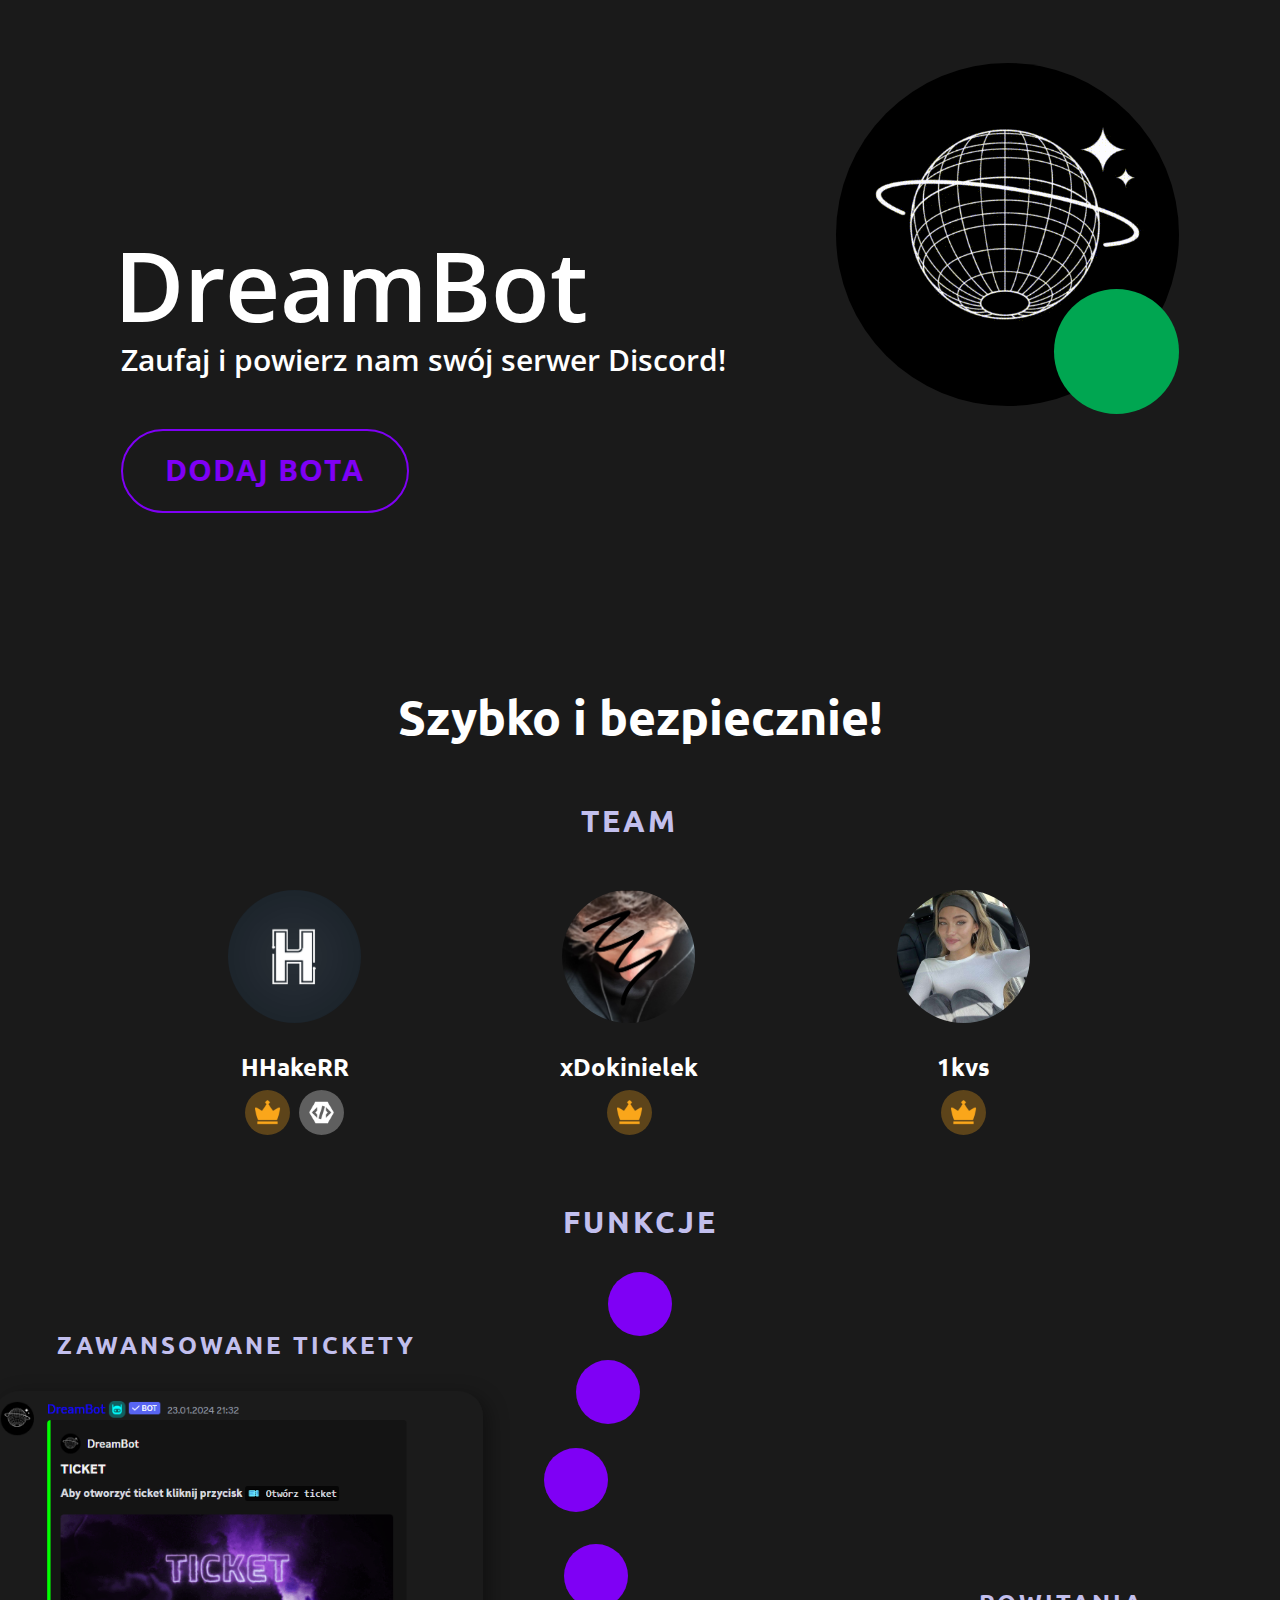
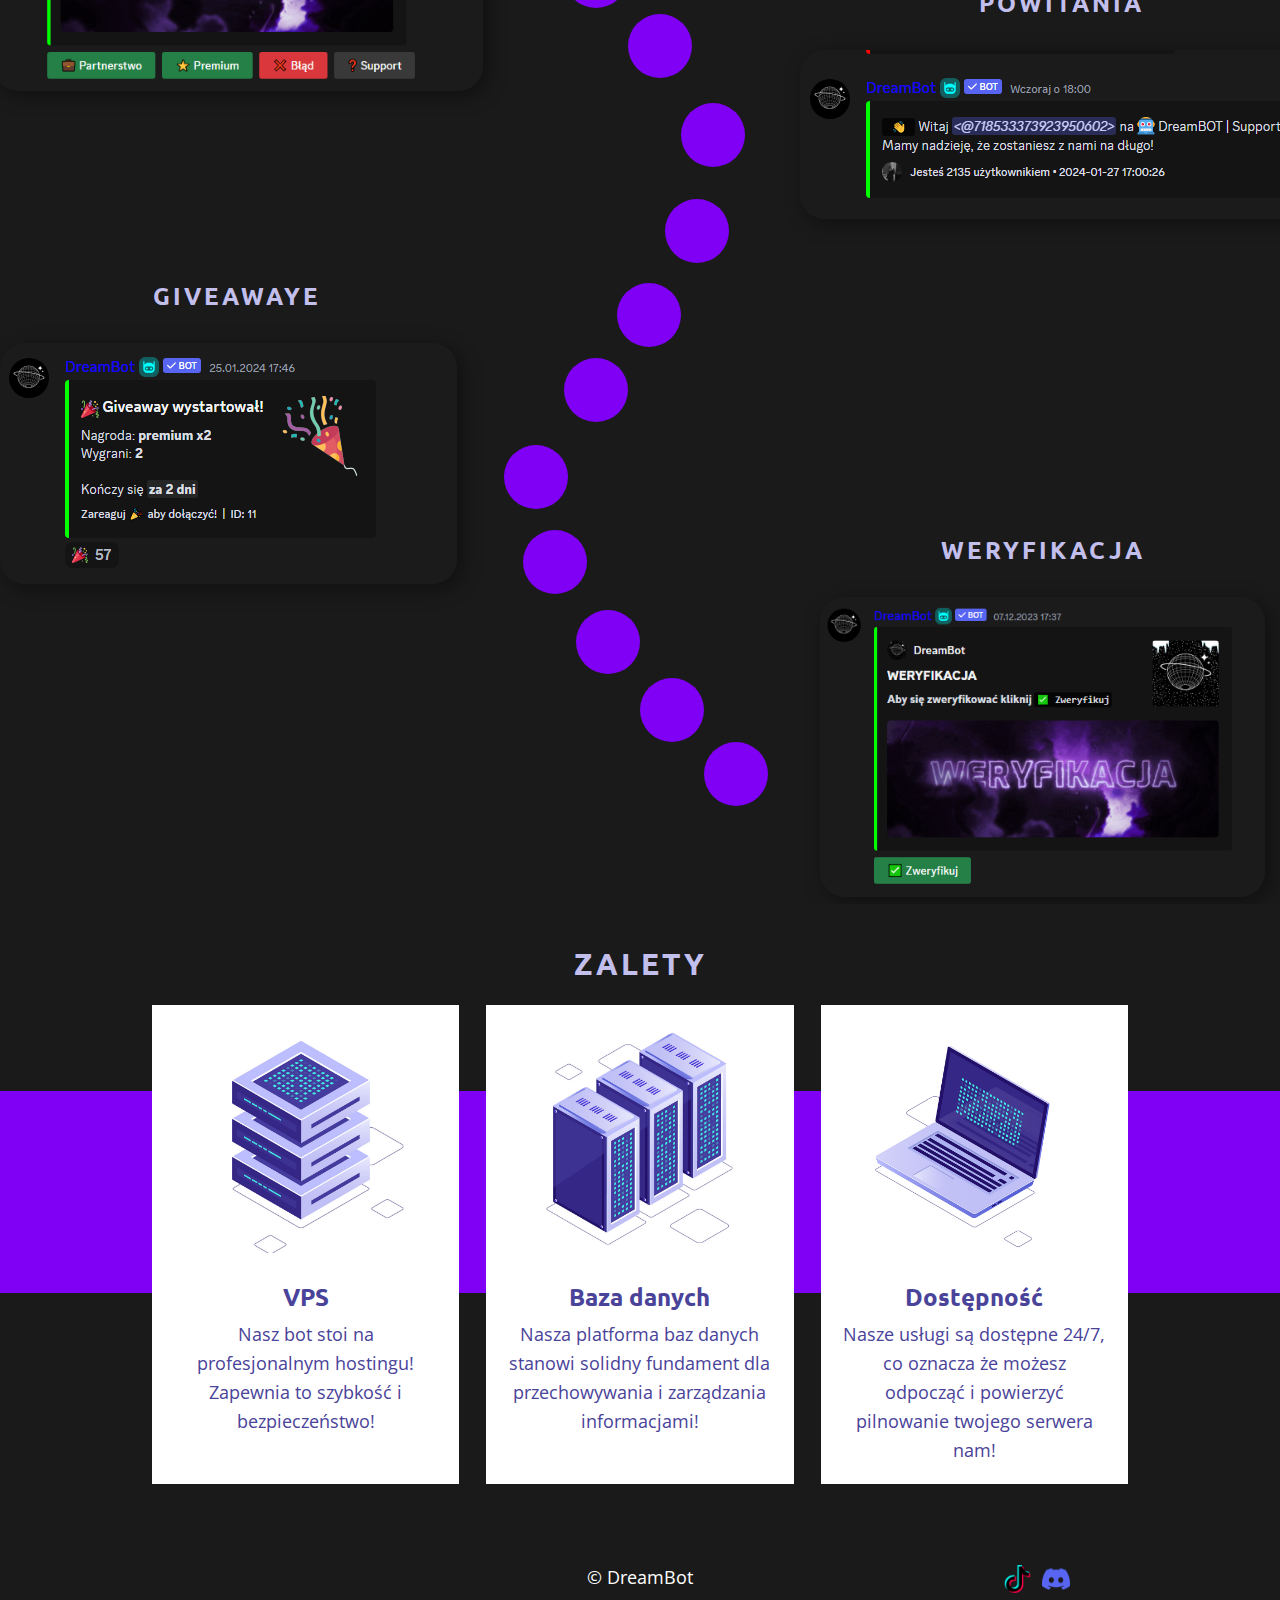
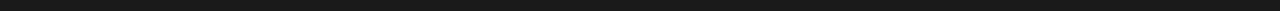
<file: WWW/index.html>
<!DOCTYPE html>
<html style="font-size: 16px;" lang="pl"><head>
    <meta name="viewport" content="width=device-width, initial-scale=1.0">
    <meta charset="utf-8">
    
    <meta name="title" content="DreamBot - twój bot Discord">
    <meta name="description" content="Zaufaj i powierz nam swój serwer Discord! Posiadamy takie funkcje jak: tickety, weryfikacja, powitania, giveaway'e i wiele więcej!">
    <meta name="keywords" content="discord, bot, dream, dreambot, bot discord, discord bot, hhaker, hhakerr">
    <meta name="robots" content="index, follow">
    <meta http-equiv="Content-Type" content="text/html; charset=utf-8">
    <meta name="language" content="English">

    <meta property="og:title" content="DreamBot - Twój bot Discord">
    <meta property="og:description" content="Zaufaj i powierz nam swój serwer Discord! Posiadamy takie funkcje jak: tickety, weryfikacja, powitania, giveaway'e i wiele więcej!">
    <meta property="og:image" content="images/a_6281428024383dea76f4f1b40ea4a2a4.png">
    <meta property="og:url" content="https://www.dreambot.pl">

    <title>Strona główna</title>
    <link rel="stylesheet" href="nicepage.css" media="screen">
<link rel="stylesheet" href="Strona-główna.css" media="screen">
    <meta name="generator" content="Nicepage 6.3.1, nicepage.com">
    <link rel="icon" href="images/favicon.ico">
    <link id="u-theme-google-font" rel="stylesheet" href="https://fonts.googleapis.com/css?family=Ubuntu:300,300i,400,400i,500,500i,700,700i|Open+Sans:300,300i,400,400i,500,500i,600,600i,700,700i,800,800i">
    
    
    
    
    
    
    <script type="application/ld+json">{
		"@context": "http://schema.org",
		"@type": "Organization",
		"name": "DreamBot",
		"sameAs": [
				"https://www.tiktok.com/@dreambot_",
				"https://discord.gg/DreamBot"
		]
}</script>
    <meta name="theme-color" content="#494399">
    <meta property="og:title" content="Strona główna">
    <meta property="og:description" content="">
    <meta property="og:type" content="website">
  <meta name="title" content="DreamBot - twój bot Discord">
<meta name="description" content="Zaufaj i powierz nam swój serwer Discord! Posiadamy takie funkcje jak: tickety, weryfikacja, powitania, giveaway'e i wiele więcej!">
<meta name="keywords" content="discord, bot, dream, dreambot, bot discord, discord bot, hhaker, hhakerr">
<meta name="robots" content="index, follow">
<meta http-equiv="Content-Type" content="text/html; charset=utf-8">
<meta name="language" content="Polish">
<meta data-intl-tel-input-cdn-path="intlTelInput/"></head>
  <body data-home-page="Strona-główna.html" data-home-page-title="Strona główna" data-path-to-root="./" data-include-products="false" class="u-body u-xl-mode" data-lang="pl"> 
    <section class="u-align-center u-clearfix u-grey-90 u-section-1" id="sec-f60b">
      <div class="u-clearfix u-sheet u-valign-middle-md u-sheet-1">
        <div class="u-image u-image-circle u-preserve-proportions u-image-1" alt="" data-image-width="500" data-image-height="500"></div>
        <div class="u-custom-color-2 u-shape u-shape-circle u-shape-1"></div>
        <p class="u-text u-text-1">DreamBot </p>
        <p class="u-align-center-sm u-align-center-xs u-align-left-lg u-align-left-md u-align-left-xl u-text u-text-white u-text-2">Zaufaj i powierz nam swój serwer Discord!</p>
        <a href="https://discord.com/api/oauth2/authorize?client_id=1146885724721905744&amp;permissions=30781964549367&amp;scope=applications.commands%20bot" class="u-border-2 u-border-custom-color-1 u-border-hover-custom-color-1 u-btn u-btn-round u-button-style u-hover-custom-color-1 u-none u-radius u-btn-1">dodaj bota </a>
      </div>
    </section>
    <section class="u-align-center u-clearfix u-grey-90 u-section-2" id="carousel_e21f">
      <div class="u-clearfix u-sheet u-sheet-1">
        <h1 class="u-hidden-md u-text u-text-1">Szybko i bezpiecznie!</h1>
        <h4 class="u-hidden-md u-text u-text-palette-1-light-2 u-text-2">team<br>
        </h4>
        <div class="u-list u-list-1">
          <div class="u-hidden-md u-repeater u-repeater-1">
            <div class="u-align-center u-container-style u-grey-90 u-list-item u-repeater-item u-shape-rectangle u-list-item-1">
              <div class="u-container-layout u-similar-container u-container-layout-1">
                <div class="u-image u-image-circle u-image-1" alt="" data-image-width="697" data-image-height="274"></div>
                <h4 class="u-text u-text-3">HHakeRR</h4>
              </div>
            </div>
            <div class="u-align-center u-container-style u-grey-90 u-list-item u-repeater-item u-shape-rectangle u-video-cover u-list-item-2">
              <div class="u-container-layout u-similar-container u-container-layout-2">
                <div class="u-image u-image-circle u-image-2" alt="" data-image-width="1080" data-image-height="1087"></div>
                <h4 class="u-text u-text-4">xDokinielek<br>
                </h4>
              </div>
            </div>
            <div class="u-align-center u-container-style u-grey-90 u-list-item u-repeater-item u-shape-rectangle u-video-cover u-list-item-3">
              <div class="u-container-layout u-similar-container u-container-layout-3">
                <div class="u-image u-image-circle u-image-3" alt="" data-image-width="681" data-image-height="1200"></div>
                <h4 class="u-text u-text-5">1kvs</h4>
              </div>
            </div>
          </div>
        </div>
        <img class="u-hidden-md u-image u-image-circle u-preserve-proportions u-image-4" src="images/8391-owner-badge.png" alt="" data-image-width="128" data-image-height="128">
        <div class="u-hidden-md u-image u-image-circle u-preserve-proportions u-image-5" alt="" data-image-width="128" data-image-height="128"></div>
        <img class="u-hidden-md u-image u-image-circle u-preserve-proportions u-image-6" src="images/8391-owner-badge.png" alt="" data-image-width="128" data-image-height="128">
        <img class="u-hidden-md u-image u-image-circle u-preserve-proportions u-image-7" src="images/7721-bot-badge.png" alt="" data-image-width="128" data-image-height="128">
      </div>
    </section>
    <section class="u-clearfix u-grey-90 u-section-3" id="sec-59e4">
      <div class="u-clearfix u-sheet u-sheet-1">
        <h4 class="u-align-center u-text u-text-palette-1-light-2 u-text-1">Funkcje</h4>
        <div class="u-custom-color-1 u-hidden-lg u-hidden-md u-hidden-sm u-hidden-xs u-preserve-proportions u-shape u-shape-circle u-shape-1"></div>
        <h4 class="u-align-center u-text u-text-palette-1-light-2 u-text-2">Zawansowane tickety</h4>
        <div class="u-custom-color-1 u-hidden-lg u-hidden-md u-hidden-sm u-hidden-xs u-preserve-proportions u-shape u-shape-circle u-shape-2"></div>
        <img class="u-expanded-width-xs u-image u-image-round u-radius u-image-1" src="images/image.png" alt="" data-image-width="588" data-image-height="361">
        <div class="u-custom-color-1 u-hidden-lg u-hidden-md u-hidden-sm u-hidden-xs u-preserve-proportions u-shape u-shape-circle u-shape-3"></div>
        <div class="u-custom-color-1 u-hidden-lg u-hidden-md u-hidden-sm u-hidden-xs u-preserve-proportions u-shape u-shape-circle u-shape-4"></div>
        <h4 class="u-align-center u-hidden-md u-hidden-sm u-hidden-xs u-text u-text-palette-1-light-2 u-text-3">Powitania </h4>
        <div class="u-custom-color-1 u-hidden-lg u-hidden-md u-hidden-sm u-hidden-xs u-preserve-proportions u-shape u-shape-circle u-shape-5"></div>
        <img class="u-hidden-md u-hidden-sm u-hidden-xs u-image u-image-round u-radius u-image-2" src="images/image1.png" alt="" data-image-width="524" data-image-height="169">
        <div class="u-custom-color-1 u-hidden-lg u-hidden-md u-hidden-sm u-hidden-xs u-preserve-proportions u-shape u-shape-circle u-shape-6"></div>
        <div class="u-custom-color-1 u-hidden-lg u-hidden-md u-hidden-sm u-hidden-xs u-preserve-proportions u-shape u-shape-circle u-shape-7"></div>
        <h4 class="u-align-center u-text u-text-palette-1-light-2 u-text-4">Giveawaye</h4>
        <div class="u-custom-color-1 u-hidden-lg u-hidden-md u-hidden-sm u-hidden-xs u-preserve-proportions u-shape u-shape-circle u-shape-8"></div>
        <img class="u-expanded-width-xs u-image u-image-round u-radius u-image-3" src="images/image2.png" alt="" data-image-width="457" data-image-height="241">
        <div class="u-custom-color-1 u-hidden-lg u-hidden-md u-hidden-sm u-hidden-xs u-preserve-proportions u-shape u-shape-circle u-shape-9"></div>
        <div class="u-custom-color-1 u-hidden-lg u-hidden-md u-hidden-sm u-hidden-xs u-preserve-proportions u-shape u-shape-circle u-shape-10"></div>
        <div class="u-custom-color-1 u-hidden-lg u-hidden-md u-hidden-sm u-hidden-xs u-preserve-proportions u-shape u-shape-circle u-shape-11"></div>
        <h4 class="u-align-center u-text u-text-palette-1-light-2 u-text-5">Weryfikacja</h4>
        <img class="u-expanded-width-xs u-image u-image-round u-radius u-image-4" src="images/image3.png" alt="" data-image-width="537" data-image-height="362">
        <div class="u-custom-color-1 u-hidden-lg u-hidden-md u-hidden-sm u-hidden-xs u-preserve-proportions u-shape u-shape-circle u-shape-12"></div>
        <div class="u-custom-color-1 u-hidden-lg u-hidden-md u-hidden-sm u-hidden-xs u-preserve-proportions u-shape u-shape-circle u-shape-13"></div>
        <div class="u-custom-color-1 u-hidden-lg u-hidden-md u-hidden-sm u-hidden-xs u-preserve-proportions u-shape u-shape-circle u-shape-14"></div>
      </div>
    </section>
    <section class="u-clearfix u-grey-90 u-hidden-md u-section-4" id="sec-dc97">
      <div class="u-clearfix u-sheet u-sheet-1">
        <h4 class="u-align-center u-hidden-md u-text u-text-palette-1-light-2 u-text-1">ZALETY </h4>
        <div class="custom-expanded u-custom-color-1 u-hidden-sm u-hidden-xs u-shape u-shape-rectangle u-shape-1"></div>
        <div class="u-expanded-width-lg u-expanded-width-md u-expanded-width-sm u-expanded-width-xs u-list u-list-1">
          <div class="u-repeater u-repeater-1">
            <div class="u-align-center u-container-style u-list-item u-repeater-item u-shape-rectangle u-white u-list-item-1">
              <div class="u-container-layout u-similar-container u-valign-top u-container-layout-1">
                <img src="images/3.jpg" alt="" class="u-expanded-width u-image u-image-default u-image-1" data-image-width="900" data-image-height="878">
                <h4 class="u-text u-text-palette-1-base u-text-2">VPS</h4>
                <p class="u-text u-text-palette-1-base u-text-3">Nasz bot stoi na profesjonalnym hostingu! Zapewnia to szybkość i bezpieczeństwo!</p>
              </div>
            </div>
            <div class="u-align-center u-container-style u-list-item u-repeater-item u-shape-rectangle u-video-cover u-white u-list-item-2">
              <div class="u-container-layout u-similar-container u-valign-top u-container-layout-2">
                <img src="images/2.jpg" alt="" class="u-expanded-width u-image u-image-default u-image-2" data-image-width="900" data-image-height="878">
                <h4 class="u-text u-text-palette-1-base u-text-4">Baza danych<br>
                </h4>
                <p class="u-text u-text-palette-1-base u-text-5"> Nasza platforma baz danych stanowi solidny fundament dla przechowywania i zarządzania informacjami!</p>
              </div>
            </div>
            <div class="u-align-center u-container-style u-list-item u-repeater-item u-shape-rectangle u-video-cover u-white u-list-item-3">
              <div class="u-container-layout u-similar-container u-valign-top u-container-layout-3">
                <img src="images/1.jpg" alt="" class="u-expanded-width u-image u-image-contain u-image-default u-image-3" data-image-width="900" data-image-height="878">
                <h4 class="u-text u-text-palette-1-base u-text-6">Dostępność<br>
                </h4>
                <p class="u-text u-text-palette-1-base u-text-7">Nasze usługi są dostępne&nbsp;24/7, co oznacza że możesz odpocząć i powierzyć pilnowanie twojego serwera nam!</p>
              </div>
            </div>
          </div>
        </div>
      </div>
    </section>
    
    
    
    <footer class="u-align-center u-clearfix u-footer u-grey-90 u-footer" id="sec-e3f5"><div class="u-clearfix u-sheet u-valign-middle-lg u-valign-middle-sm u-valign-middle-xl u-valign-middle-xs u-sheet-1">
        <p class="u-small-text u-text u-text-variant u-text-1">© DreamBot </p>
        <div class="u-social-icons u-spacing-10 u-social-icons-1">
          <a class="u-social-url" target="_blank" data-type="Custom" title="TikTok" href="https://www.tiktok.com/@dreambot_"><span class="u-file-icon u-icon u-social-custom u-social-icon u-icon-1"><img src="images/3046121.png" alt=""></span>
          </a>
          <a class="u-social-url" target="_blank" data-type="Custom" title="Discord" href="https://discord.gg/DreamBot"><span class="u-file-icon u-icon u-social-custom u-social-icon u-icon-2"><img src="images/5968756.png" alt=""></span>
          </a>
        </div>
      </div></footer>
    </section>
  
</body></html>
</file>
